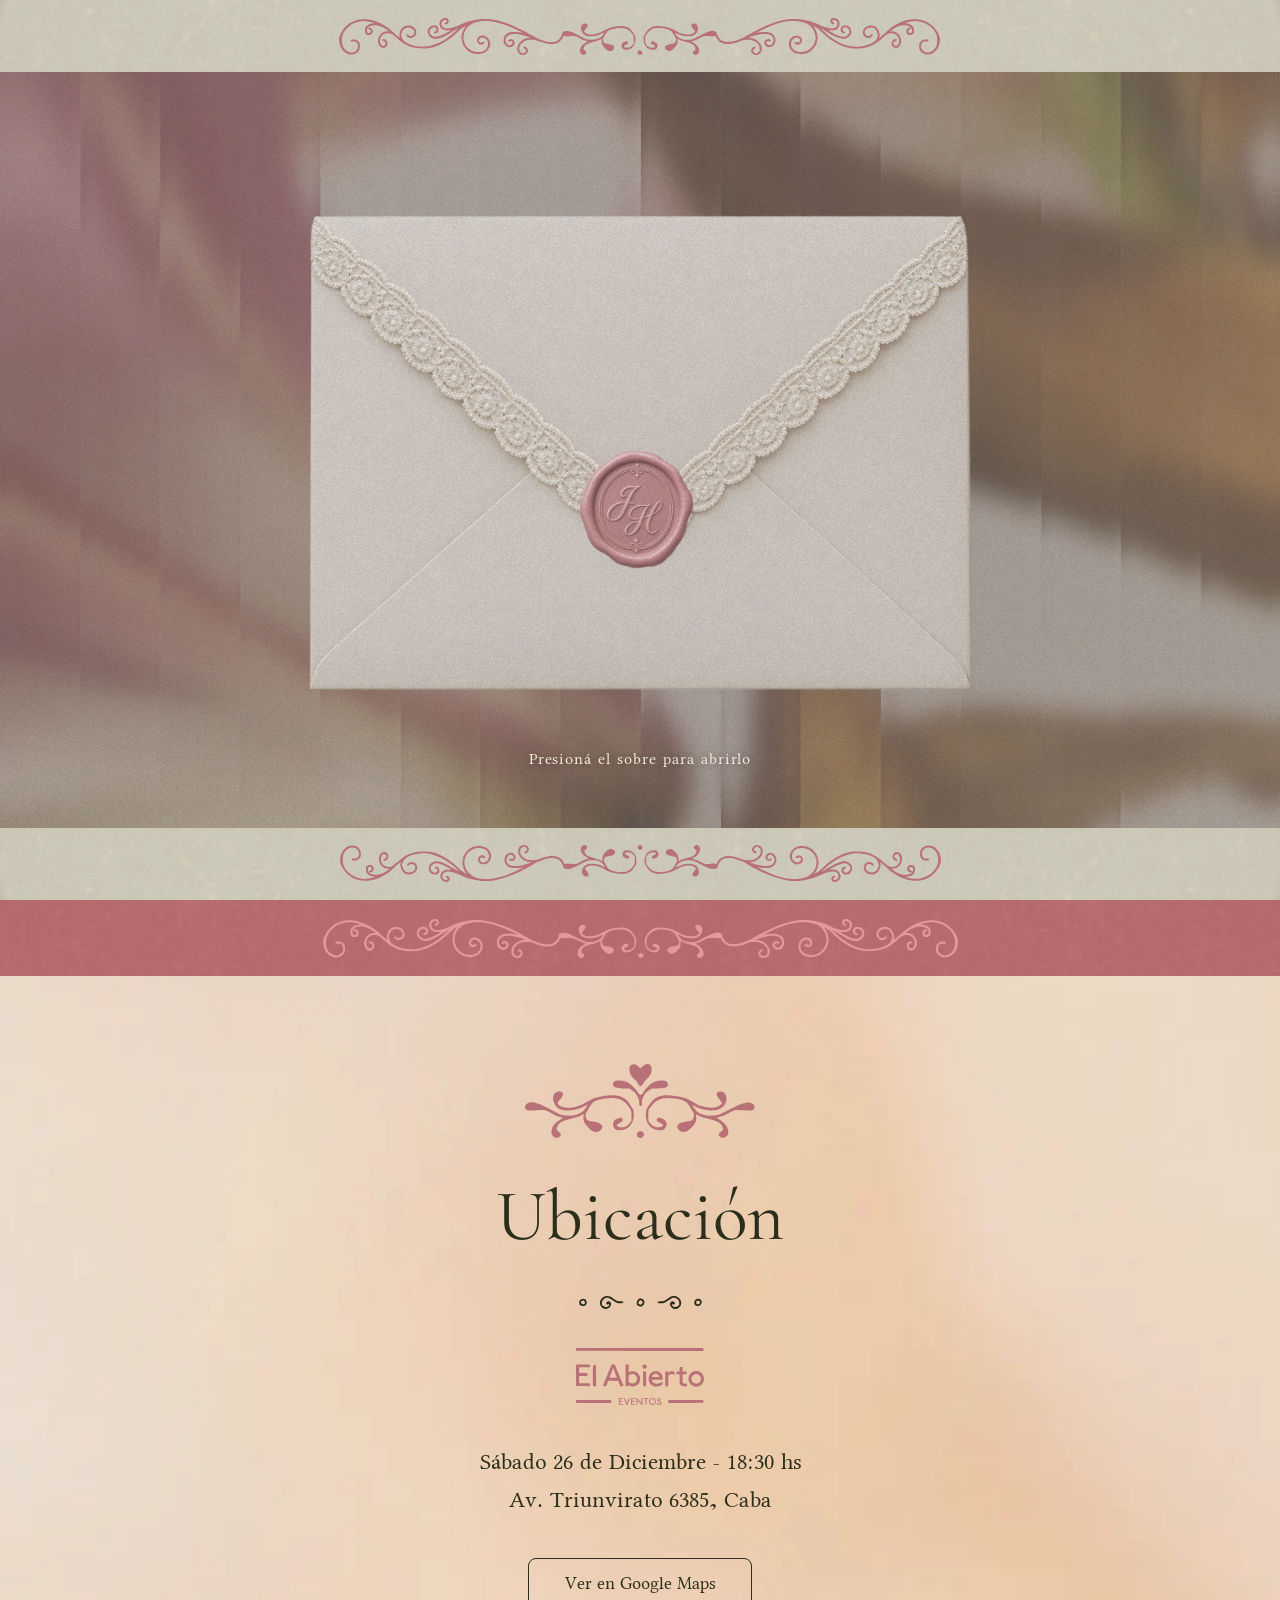
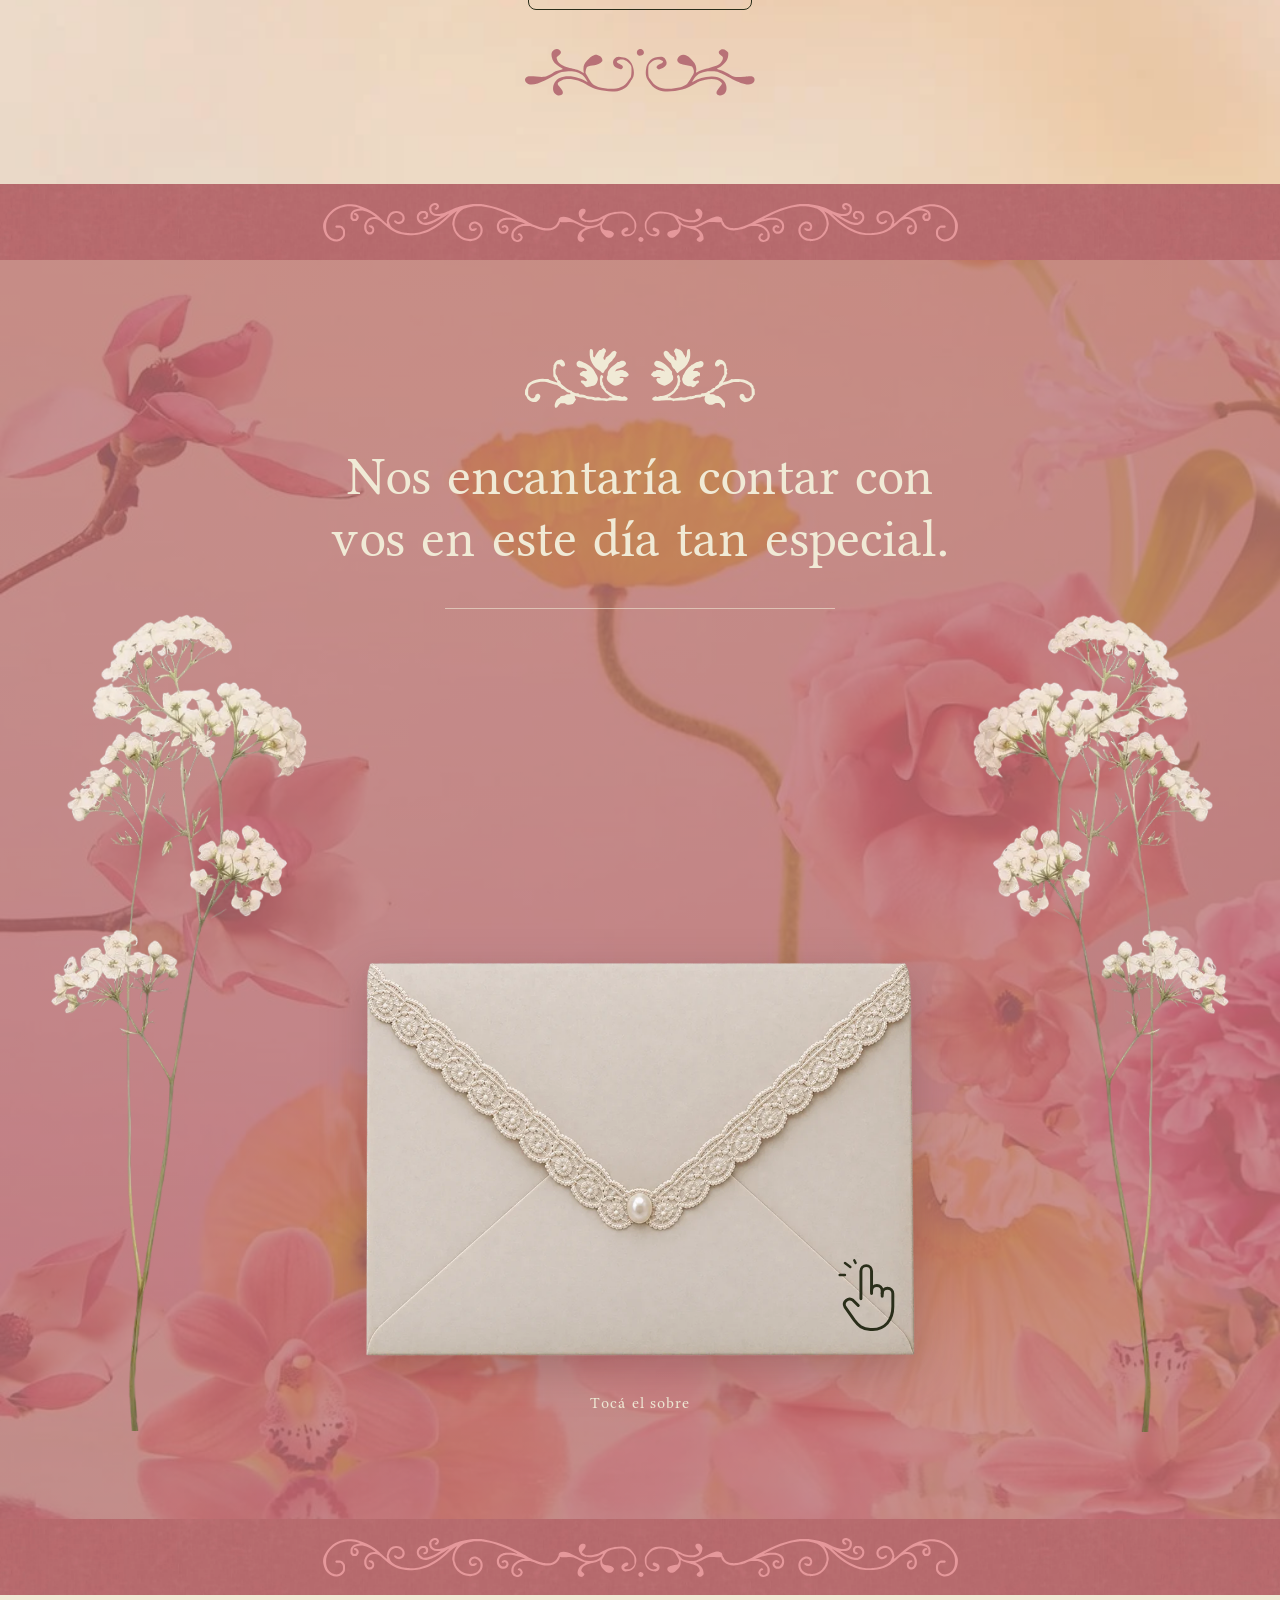
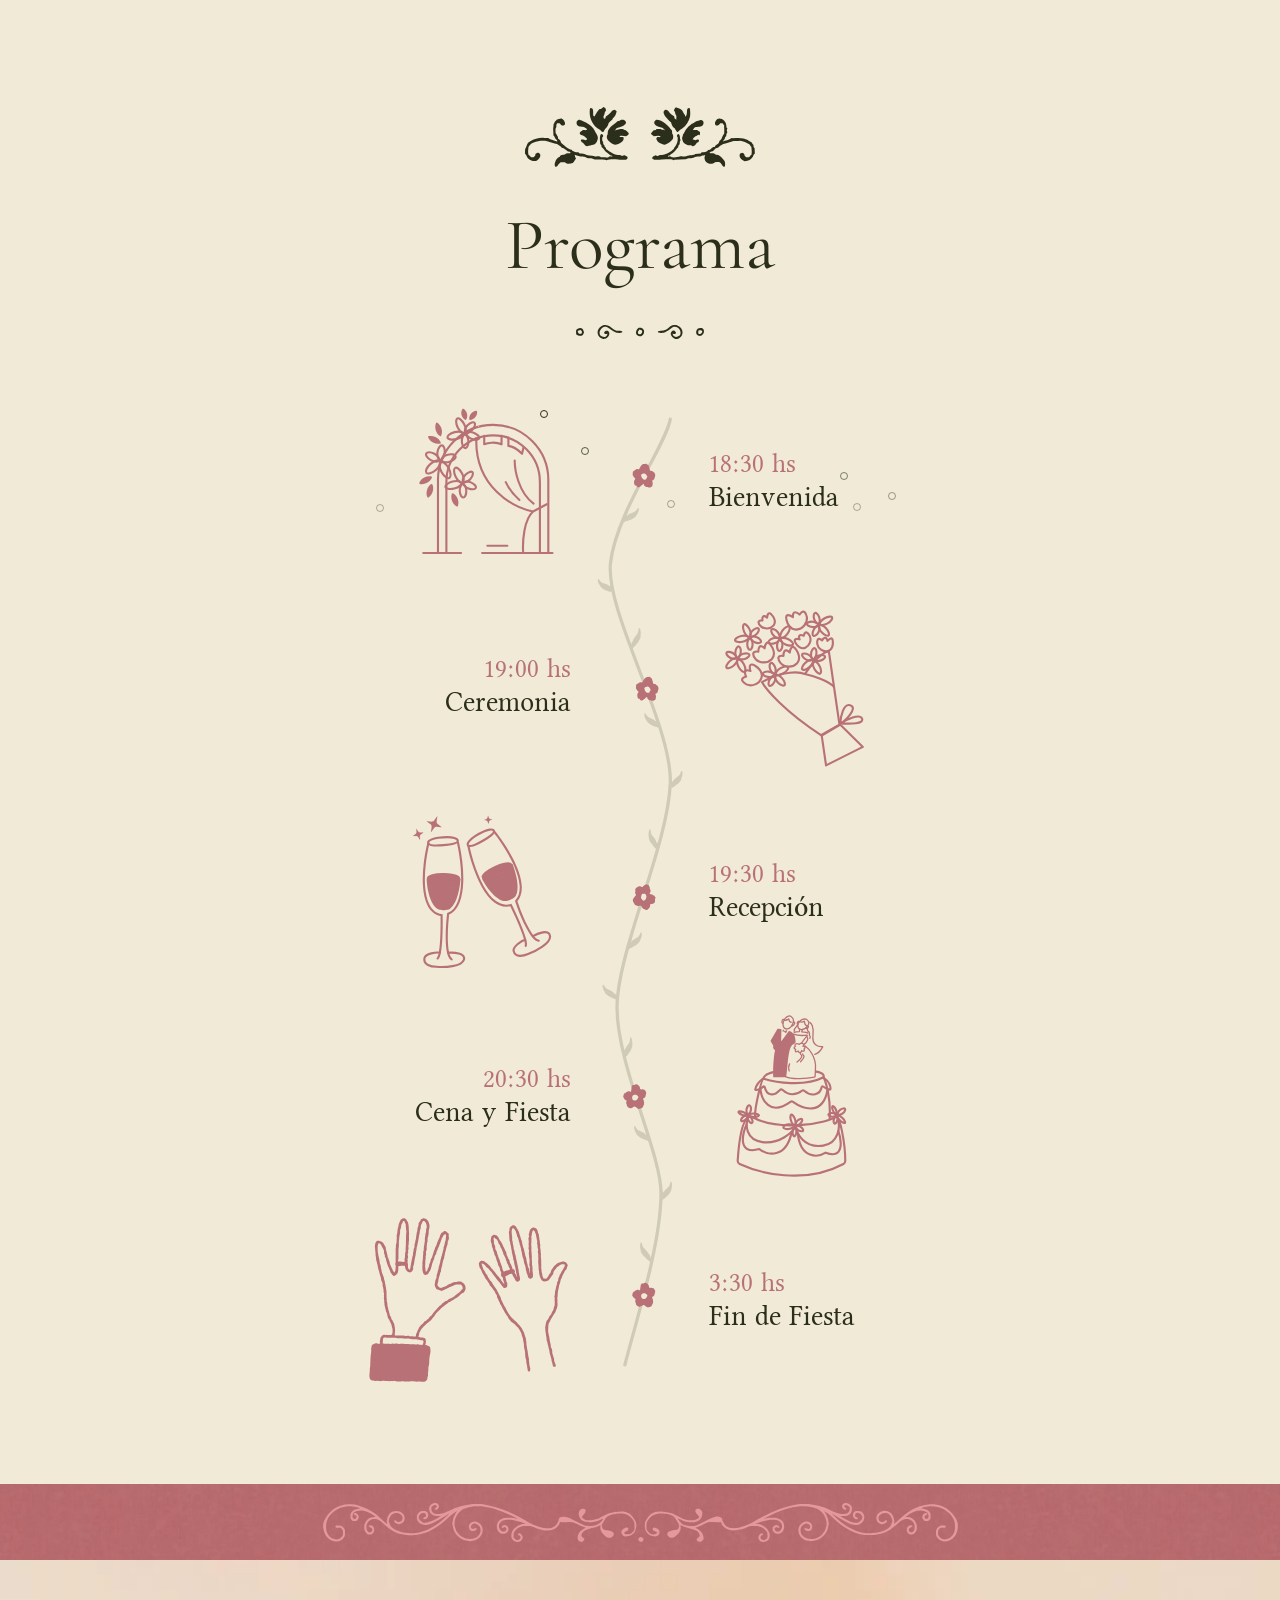
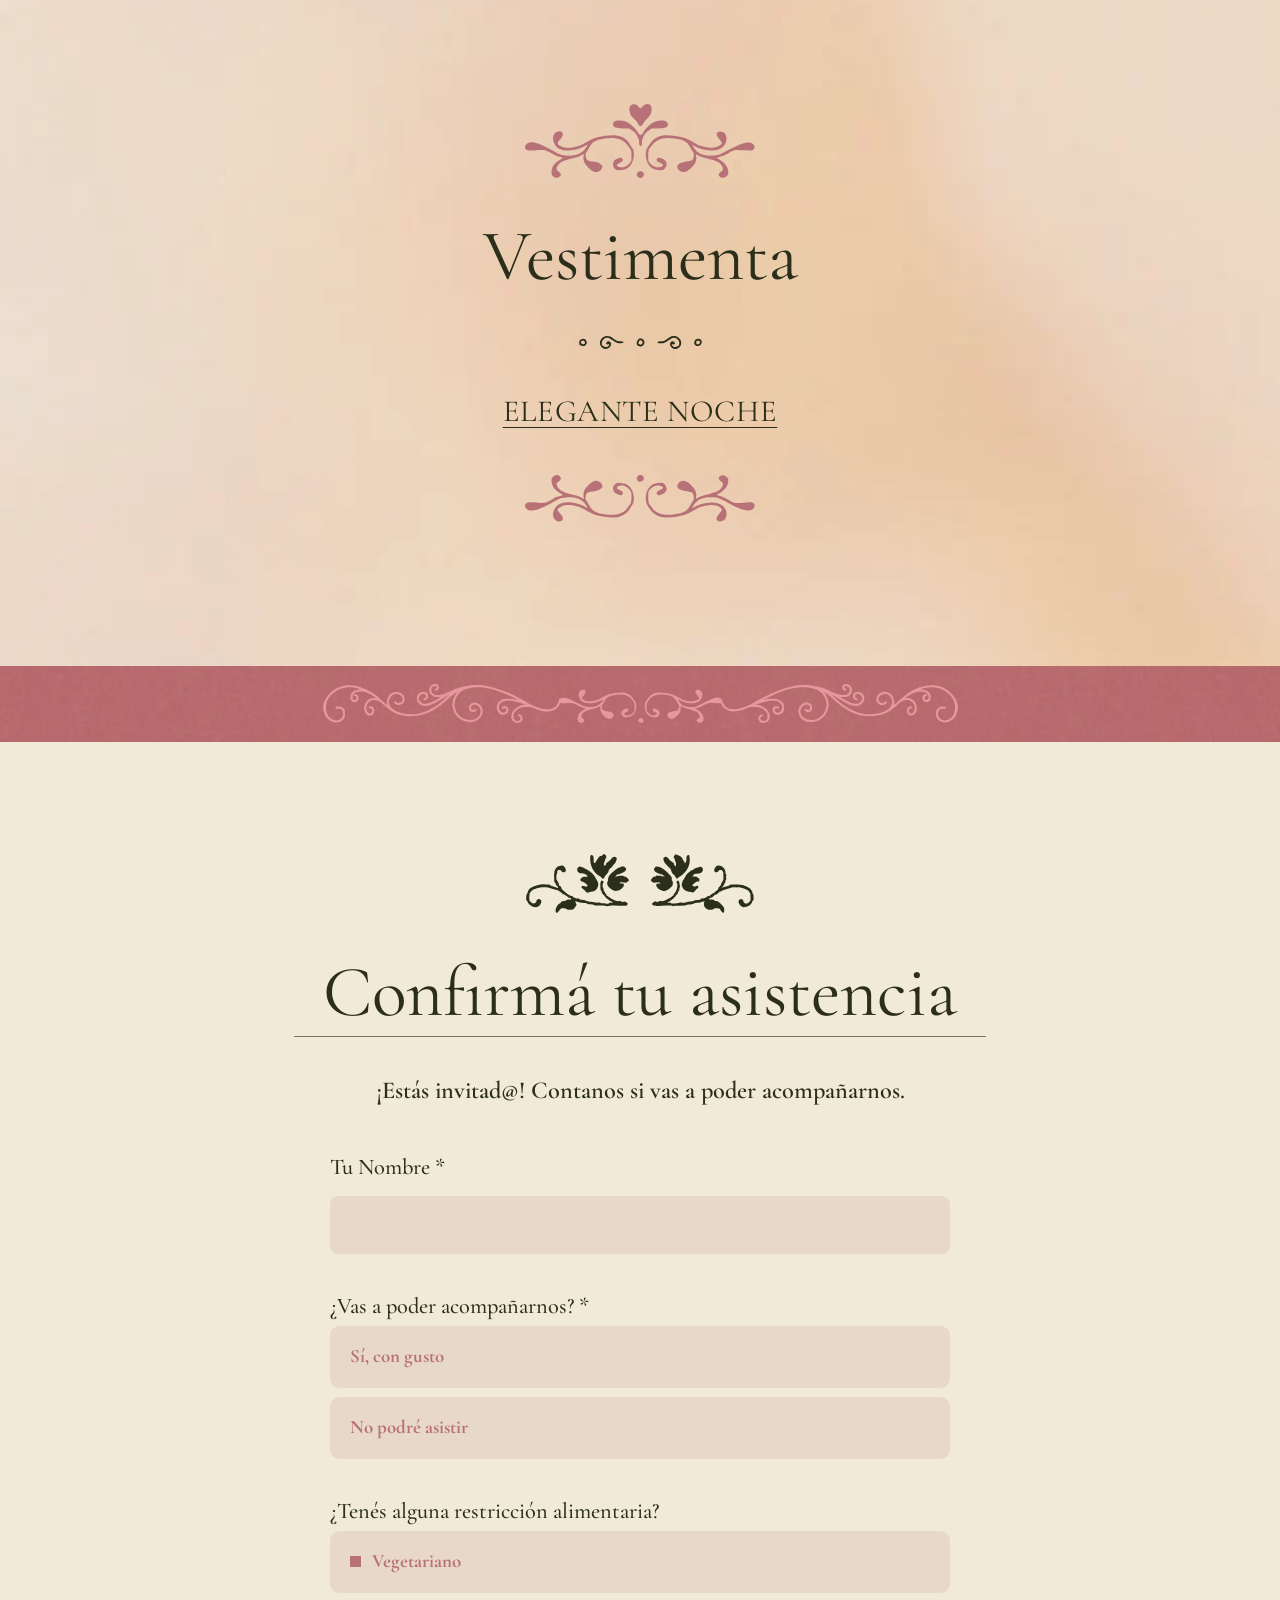
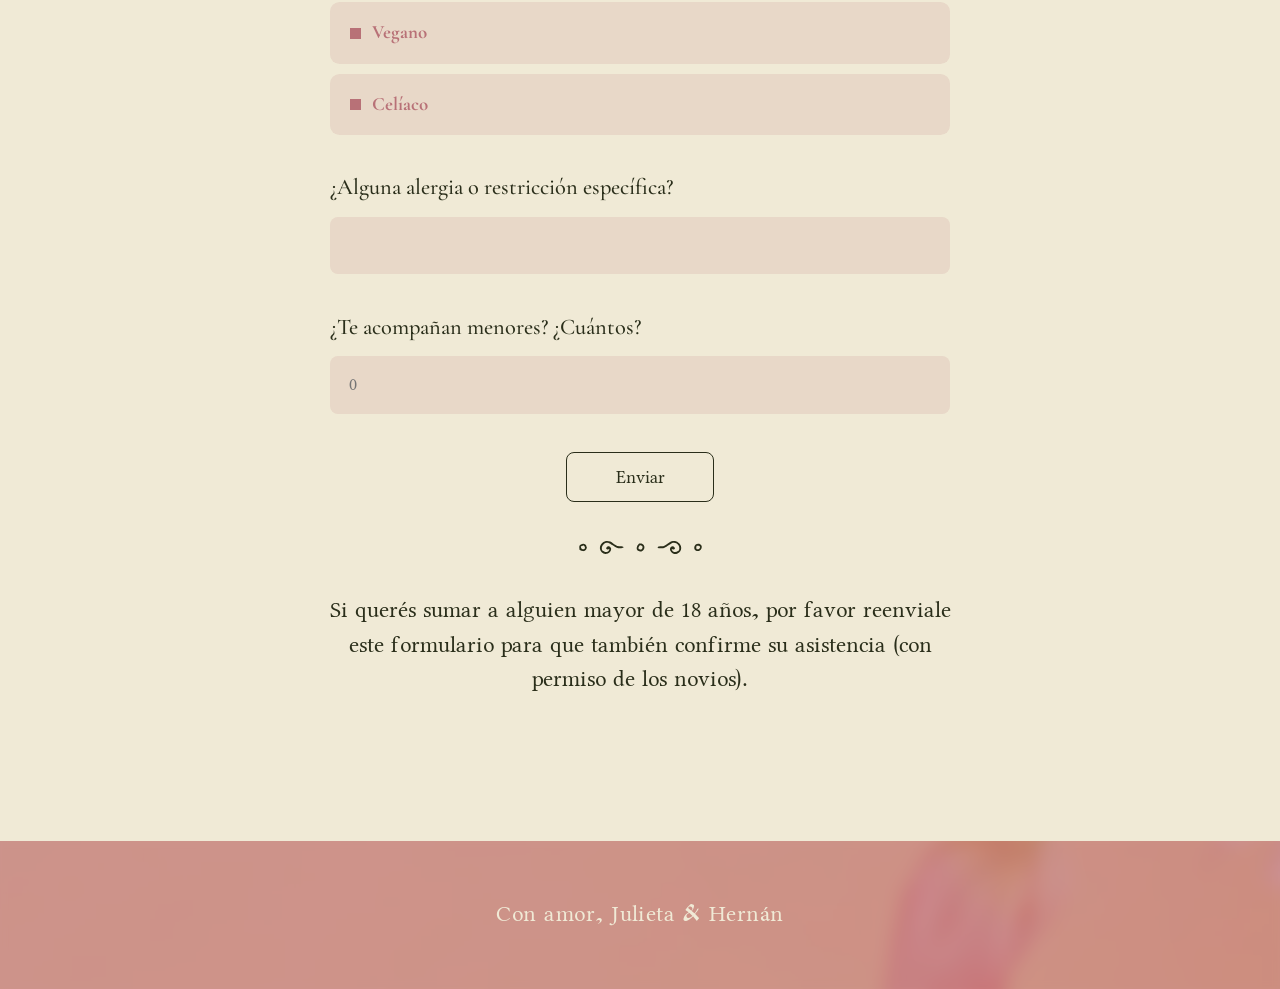
<file: index.html>
<!DOCTYPE html>
<html lang="es" class="no-js">
<head>
<meta charset="UTF-8">
<meta name="viewport" content="width=device-width, initial-scale=1.0">
<title>Nos casamos - Julieta y Hernán</title>
<meta name="description" content="Juli y Hernán se casan el sábado 26 de diciembre de 2026. Confirmá tu asistencia.">

<meta property="og:type" content="website">
<meta property="og:title" content="Nos casamos - Julieta y Hernán">
<meta property="og:description" content="Sábado 26 de diciembre de 2026 · Confirmá tu asistencia.">
<meta property="og:image" content="https://nos-casamos-julieta-y-hernan.com.ar/assets/preview-sobre.jpg?v=4">
<meta property="og:image:width" content="1200">
<meta property="og:image:height" content="630">
<meta property="og:image:alt" content="Sobre con sello de lacre J H">
<meta property="og:url" content="https://nos-casamos-julieta-y-hernan.com.ar/">
<meta name="twitter:card" content="summary_large_image">
<meta name="twitter:title" content="Nos casamos - Julieta y Hernán">
<meta name="twitter:description" content="Sábado 26 de diciembre de 2026 · Confirmá tu asistencia.">
<meta name="twitter:image" content="https://nos-casamos-julieta-y-hernan.com.ar/assets/preview-sobre.jpg?v=4">
<meta name="theme-color" content="#B87177">

<link rel="preconnect" href="https://fonts.googleapis.com">
<link rel="preconnect" href="https://fonts.gstatic.com" crossorigin>
<link href="https://fonts.googleapis.com/css2?family=Cormorant+Garamond:wght@400;500;600;700&family=Monsieur+La+Doulaise&family=Miss+Fajardose&family=Pochaevsk&display=swap" rel="stylesheet">
<link rel="preload" as="image" href="assets/inicio-sobre.webp">
<link rel="preload" as="image" href="assets/inicio-sello.webp">
<link rel="preload" as="image" href="assets/inicio-fondo.webp" media="(max-aspect-ratio: 1/1)">
<link rel="preload" as="image" href="assets/inicio-fondo-ancho.webp" media="(min-aspect-ratio: 1001/1000)">
<link rel="preload" as="image" href="assets/marco-fondo-crema.webp">
<link rel="preload" as="image" href="assets/ornaments/marco-rosa.svg">
<link rel="stylesheet" href="style.css?v=3">
<link rel="icon" href="data:,">
<script>document.documentElement.classList.replace('no-js', 'js');</script>
</head>
<body>

<audio id="bg-music" loop preload="auto">
  <source src="assets/cancion.mp3?v=2" type="audio/mpeg">
</audio>
<button id="music-toggle" type="button" aria-label="Reproducir música" aria-pressed="false">
  <span id="music-icon">🎵</span>
</button>

<!-- ============ 01 · Sobre ============
     Mismas capas y mismo orden que el frame "pantalla inicio" del Figma (de abajo hacia arriba). -->
<div class="intro" id="intro" role="button" tabindex="0" aria-label="Abrir la invitación">
  <!-- 1 · Foto de lirios vista a través del vidrio acanalado (tiras de 60 px con efecto Glass) -->
  <picture class="intro__fondo">
    <source media="(min-aspect-ratio: 1001/1000)" srcset="assets/inicio-fondo-ancho.webp" width="1920" height="1200">
    <img src="assets/inicio-fondo.webp" alt="" width="1618" height="2877">
  </picture>
  <!-- 2 · Velo #685454 al 40 % -->
  <span class="intro__velo" aria-hidden="true"></span>
  <!-- 3 · Franjas "marco" en crema: arriba y abajo (girada), por encima de todas las capas -->
  <span class="marco marco--intro marco--intro-top" aria-hidden="true"></span>
  <span class="marco marco--intro marco--intro-bottom" aria-hidden="true"></span>
  <!-- 4 · Sobre, sello y velo #D9D9D9 al 20 % encima de los dos -->
  <div class="intro__env">
    <img class="intro__paper" src="assets/inicio-sobre.webp" alt="" width="1128" height="1045">
    <img class="intro__seal" src="assets/inicio-sello.webp" alt="Sello de lacre con las iniciales J y H" width="604" height="730">
    <span class="intro__env-velo" aria-hidden="true"></span>
  </div>
  <!-- 5 · Capa de arriba: #ABABAB al 18 % con ruido -->
  <span class="intro__grano" aria-hidden="true"></span>
  <p class="intro__hint">Presioná el sobre para abrirlo</p>
</div>

<main>

<!-- ============ 02 · Portada ============ -->
<header class="hero" id="inicio">
  <span class="marco marco--hero" aria-hidden="true"></span>
  <video class="hero__video" autoplay muted loop playsinline preload="auto" poster="assets/hero-poster.jpg" aria-hidden="true">
    <source src="assets/hero-video.mp4" type="video/mp4">
  </video>
  <div class="hero__glass" aria-hidden="true"></div>
  <div class="hero__veil" aria-hidden="true"></div>

  <div class="hero__inner">
    <p class="eyebrow hero-in" style="--d:0">Nos casamos</p>
    <span class="orn orn--fleurons hero__orn hero-in" style="--d:1" aria-hidden="true"></span>
    <span class="rule rule--light hero-in" style="--d:2" aria-hidden="true"></span>
    <h1 class="names hero-in hero-in--blur" style="--d:3">
      <span class="names__n">Julieta</span><span class="names__y">y</span><span class="names__n">Hernán</span>
    </h1>
    <p class="hero__date hero-in" style="--d:5">26 . 12 . 2026</p>
    <span class="rule rule--light hero-in" style="--d:6" aria-hidden="true"></span>
    <span class="orn orn--fleurons orn--flip hero__orn hero-in" style="--d:7" aria-hidden="true"></span>
  </div>

  <a class="scroll-cue" href="#ubicacion" aria-label="Seguir bajando">
    <svg viewBox="0 0 24 24" fill="none" stroke="currentColor" stroke-width="1.3" stroke-linecap="round" stroke-linejoin="round" aria-hidden="true"><path d="M6 9l6 6 6-6"/></svg>
  </a>
</header>

<!-- ============ 03 · Ubicación ============ -->
<div class="marco" aria-hidden="true"></div>
<section class="section peach" id="ubicacion">
  <span class="orn orn--corazon sec-orn sec-orn--rose" data-reveal aria-hidden="true"></span>
  <h2 class="title" data-reveal>Ubicación</h2>
  <span class="orn orn--divisor sec-orn sec-orn--ink" data-reveal aria-hidden="true"></span>
  <img class="venue-logo" src="assets/el-abierto.svg" alt="El Abierto Eventos" width="216" height="96" data-reveal>
  <p class="body" data-reveal>Sábado 26 de Diciembre - 18:30 hs<br>Av. Triunvirato 6385, Caba</p>
  <a class="btn" href="https://maps.app.goo.gl/xGEKhm6i17hTRmzb6" target="_blank" rel="noopener" data-reveal>Ver en Google Maps</a>
  <span class="orn orn--voluta sec-orn sec-orn--rose" data-reveal aria-hidden="true"></span>
</section>

<!-- ============ 04 · Invitación ============ -->
<div class="marco" aria-hidden="true"></div>
<section class="section invite" id="invitacion">
  <img class="invite__bg" src="assets/flores-fondo.jpg" alt="" width="1000" height="1250" loading="lazy">
  <div class="invite__veil" aria-hidden="true"></div>
  <img class="gyps gyps--l" src="assets/gypsophila.webp" alt="" width="304" height="971" loading="lazy">
  <img class="gyps gyps--r" src="assets/gypsophila.webp" alt="" width="304" height="971" loading="lazy">

  <span class="orn orn--fleurons sec-orn sec-orn--cream" data-reveal aria-hidden="true"></span>
  <h2 class="title title--wide" data-reveal>Nos encantaría contar con vos en este día tan especial.</h2>
  <span class="rule rule--light" data-reveal aria-hidden="true"></span>

  <!-- SOBRE1 (Figma): cerrado → se abre con el calendario adentro → el calendario sale -->
  <div class="sobre" data-sobre data-reveal>
    <button class="sobre__hit" type="button" aria-label="Abrir el sobre para ver el calendario"></button>
    <img class="sobre__cerrado" src="assets/sobre1-cerrado.webp" alt="" width="1000" height="926" loading="lazy">
    <img class="sobre__fondo" src="assets/sobre1-fondo.webp" alt="" width="1000" height="926" loading="lazy">
    <!-- Ranura: recorta el calendario con la forma de la boca del sobre, así solo se ve lo que asoma -->
    <div class="sobre__ranura">
      <div class="sobre__cal" role="table" aria-label="Calendario de diciembre de 2026, el sábado 26 marcado con un corazón">
        <img class="sobre__tarjeta" src="assets/calendario-tarjeta.svg" alt="" width="738" height="790" loading="lazy">
        <div class="sobre__papel">
          <p class="cal__month">Diciembre</p>
          <div class="cal__grid" id="cal-grid"></div>
        </div>
      </div>
    </div>
    <img class="sobre__frente" src="assets/sobre1-frente.webp" alt="" width="1000" height="926" loading="lazy">
    <span class="sobre__hand" aria-hidden="true">
      <svg viewBox="0 0 48 56" fill="none" stroke="currentColor" stroke-width="2.2" stroke-linecap="round" stroke-linejoin="round">
        <path d="M18 30V9a4 4 0 0 1 8 0v17"/>
        <path d="M26 24a4 4 0 0 1 8 0v4"/>
        <path d="M34 26a4 4 0 0 1 8 0v10c0 10-6 17-15 17h-2c-6 0-9-3-12-7l-7-10a4 4 0 0 1 6-5l4 4"/>
        <path d="M10 6 6 3M14 3l-1-2M6 12H2" stroke-width="1.8"/>
      </svg>
    </span>
  </div>
  <p class="invite__hint" data-reveal>Tocá el sobre</p>
</section>

<!-- ============ 05 · Programa ============ -->
<div class="marco" aria-hidden="true"></div>
<section class="section cream section--prog" id="programa">
  <span class="orn orn--fleurons sec-orn sec-orn--ink" data-reveal aria-hidden="true"></span>
  <h2 class="title" data-reveal>Programa</h2>
  <span class="orn orn--divisor sec-orn sec-orn--ink" data-reveal aria-hidden="true"></span>

  <!-- La enredadera (fondo de .timeline) crece con el scroll; cada flor se abre cuando la línea llega a su fila. -->
  <div class="timeline" id="timeline">
    <div class="timeline__rings" aria-hidden="true">
      <span class="ring" style="--x:-0.163;--y:-0.003"></span>
      <span class="ring" style="--x:-0.093;--y:0.036"></span>
      <span class="ring" style="--x:0.347;--y:0.062"></span>
      <span class="ring" style="--x:0.427;--y:0.083"></span>
      <span class="ring" style="--x:0.053;--y:0.091"></span>
      <span class="ring" style="--x:0.368;--y:0.095"></span>
      <span class="ring" style="--x:-0.442;--y:0.096"></span>
      <span class="ring" style="--x:-0.383;--y:0.284"></span>
      <span class="ring" style="--x:0.382;--y:0.285"></span>
      <span class="ring" style="--x:-0.355;--y:0.349"></span>
      <span class="ring" style="--x:-0.435;--y:0.358"></span>
      <span class="ring" style="--x:0.172;--y:0.362"></span>
      <span class="ring" style="--x:0.284;--y:0.399"></span>
      <span class="ring" style="--x:-0.43;--y:0.66"></span>
      <span class="ring" style="--x:-0.35;--y:0.681"></span>
      <span class="ring" style="--x:-0.409;--y:0.693"></span>
      <span class="ring" style="--x:0.421;--y:0.768"></span>
      <span class="ring" style="--x:0.449;--y:0.833"></span>
      <span class="ring" style="--x:0.369;--y:0.841"></span>
      <span class="ring" style="--x:-0.41;--y:1.03"></span>
      <span class="ring" style="--x:-0.11;--y:1.01"></span>
      <span class="ring" style="--x:-0.222;--y:1.047"></span>
    </div>
    <ol class="timeline__list">
      <li class="t-item t-item--icon-left">
        <span class="t-item__icon"><img src="assets/icons/bienvenida.svg" alt="" width="240" height="240" loading="lazy"></span>
        <span class="t-item__dot" aria-hidden="true"></span>
        <span class="t-item__text"><span class="t-item__time">18:30 hs</span><span class="t-item__label">Bienvenida</span></span>
      </li>
      <li class="t-item t-item--icon-right">
        <span class="t-item__icon"><img src="assets/icons/ceremonia.svg" alt="" width="240" height="240" loading="lazy"></span>
        <span class="t-item__dot" aria-hidden="true"></span>
        <span class="t-item__text"><span class="t-item__time">19:00 hs</span><span class="t-item__label">Ceremonia</span></span>
      </li>
      <li class="t-item t-item--icon-left">
        <span class="t-item__icon"><img src="assets/icons/recepcion.svg" alt="" width="240" height="240" loading="lazy"></span>
        <span class="t-item__dot" aria-hidden="true"></span>
        <span class="t-item__text"><span class="t-item__time">19:30 hs</span><span class="t-item__label">Recepción</span></span>
      </li>
      <li class="t-item t-item--icon-right">
        <span class="t-item__icon"><img src="assets/icons/cena.svg" alt="" width="240" height="240" loading="lazy"></span>
        <span class="t-item__dot" aria-hidden="true"></span>
        <span class="t-item__text"><span class="t-item__time">20:30 hs</span><span class="t-item__label">Cena y Fiesta</span></span>
      </li>
      <li class="t-item t-item--icon-left t-item--wide">
        <span class="t-item__icon"><img src="assets/icons/manos.svg" alt="" width="299" height="248" loading="lazy"></span>
        <span class="t-item__dot" aria-hidden="true"></span>
        <span class="t-item__text"><span class="t-item__time">3:30 hs</span><span class="t-item__label">Fin de Fiesta</span></span>
      </li>
    </ol>
  </div>
</section>

<!-- ============ 06 · Vestimenta ============ -->
<div class="marco" aria-hidden="true"></div>
<section class="section peach section--airy" id="vestimenta">
  <span class="orn orn--corazon sec-orn sec-orn--rose" data-reveal aria-hidden="true"></span>
  <h2 class="title" data-reveal>Vestimenta</h2>
  <span class="orn orn--divisor sec-orn sec-orn--ink" data-reveal aria-hidden="true"></span>
  <p class="detail" data-reveal>Elegante Noche</p>
  <span class="orn orn--voluta sec-orn sec-orn--rose" data-reveal aria-hidden="true"></span>
</section>

<!-- ============ 07 · Confirmación ============ -->
<div class="marco" aria-hidden="true"></div>
<section class="section cream section--form" id="rsvp">
  <span class="orn orn--fleurons sec-orn sec-orn--ink" data-reveal aria-hidden="true"></span>
  <h2 class="title" data-reveal>Confirmá tu asistencia</h2>
  <span class="rule rule--ink rule--under" data-reveal aria-hidden="true"></span>
  <p class="lead" data-reveal>¡Estás invitad@! Contanos si vas a poder acompañarnos.</p>

  <form id="rsvp-form" novalidate data-reveal>
    <div class="field">
      <label for="nombre">Tu Nombre *</label>
      <input type="text" id="nombre" name="nombre" required autocomplete="name">
    </div>

    <fieldset class="field">
      <legend>¿Vas a poder acompañarnos? *</legend>
      <label class="choice"><input type="radio" name="asistencia" value="Sí, con gusto" required><span>Sí, con gusto</span></label>
      <label class="choice"><input type="radio" name="asistencia" value="No podré asistir" required><span>No podré asistir</span></label>
    </fieldset>

    <fieldset class="field">
      <legend>¿Tenés alguna restricción alimentaria?</legend>
      <label class="choice choice--check"><input type="checkbox" name="restricciones" value="Vegetariano"><span>Vegetariano</span></label>
      <label class="choice choice--check"><input type="checkbox" name="restricciones" value="Vegano"><span>Vegano</span></label>
      <label class="choice choice--check"><input type="checkbox" name="restricciones" value="Celíaco"><span>Celíaco</span></label>
    </fieldset>

    <div class="field">
      <label for="restriccion_especifica">¿Alguna alergia o restricción específica?</label>
      <input type="text" id="restriccion_especifica" name="restriccion_especifica">
    </div>

    <div class="field">
      <label for="ninos">¿Te acompañan menores? ¿Cuántos?</label>
      <input type="number" id="ninos" name="ninos" min="0" max="10" inputmode="numeric" placeholder="0">
    </div>

    <button type="submit" id="submit-btn" class="btn">Enviar</button>

    <p class="form-note" id="form-success" hidden>¡Gracias! Recibimos tu confirmación. Nos vemos pronto.</p>
    <p class="form-note form-note--error" id="form-error" hidden>Uy, algo falló al enviar. Probá de nuevo en unos segundos.</p>
  </form>

  <span class="orn orn--divisor sec-orn sec-orn--ink" data-reveal aria-hidden="true"></span>
  <div class="notes" data-reveal>
    <p>Si querés sumar a alguien mayor de 18 años, por favor reenviale este formulario para que también confirme su asistencia (con permiso de los novios).</p>
  </div>
</section>

<!-- ============ 08 · Cierre ============ -->
<footer class="closing" id="cierre">
  <img class="closing__bg" src="assets/flores-fondo.jpg" alt="" width="1000" height="1250" loading="lazy">
  <div class="closing__veil" aria-hidden="true"></div>
  <p class="closing__text" data-reveal>Con amor, Julieta &amp; Hernán</p>
</footer>

</main>

<script src="envelope.js"></script>
<script src="effects.js"></script>
<script src="script.js?v=2"></script>
<script src="music.js?v=5"></script>
</body>
</html>
</file>
<file: style.css>
/* Tokens: los mismos nombres y valores que las variables del Figma
   ("Invitación · Juli & Hernán": color/rosa, color/crema, color/tinta…). */
:root {
  --rosa: #B87177;
  --rosa-sello: #E5989B;
  --crema: #F0EAD6;
  --tinta: #2A2E1A;
  --arena: #E8D8C8;
  --papel: #FAF6EC;
  --durazno: #EBD9C7;

  --marco-h: min(11.3vw, 76px);      /* alto de la franja entre secciones: 122/1080 del ancho, como en el Figma */
  --title-size: clamp(2.25rem, 8.8vw, 3.3rem);

  --script: 'Monsieur La Doulaise', cursive;
  --script-y: 'Miss Fajardose', cursive;
  --serif: 'Cormorant Garamond', serif;
  --body: 'Pochaevsk', serif;

  --ease-out: cubic-bezier(0.22, 0.75, 0.2, 1);
  font-size: 16px;
}

* { box-sizing: border-box; }
html { scroll-behavior: smooth; }
html.is-locked, html.is-locked body { overflow: hidden; }

body {
  margin: 0;
  background: var(--crema);
  color: var(--tinta);
  font-family: var(--body);
  line-height: 1.55;
  -webkit-font-smoothing: antialiased;
  overflow-x: hidden;
}

img { max-width: 100%; height: auto; display: block; }

/* ============ Tipografía (estilos de texto del Figma) ============ */

.title {
  margin: 0;
  max-width: 26ch;
  font-family: var(--serif);          /* títulos de sección en Cormorant Garamond (Figma "Correccion final") */
  font-weight: 400;
  font-size: var(--title-size);
  line-height: 1.13;
  text-align: center;
  text-wrap: balance;
}
.title--wide { max-width: 100%; font-family: var(--body); font-size: clamp(1.45rem, 6vw, 2.6rem); }
.title--rose { color: var(--rosa); }

.body {
  margin: 0;
  max-width: 30rem;                  /* en celular usa todo el ancho: menos líneas */
  font-size: clamp(1.02rem, 4.2vw, 1.2rem);
  line-height: 1.55;
  text-align: center;
  text-wrap: pretty;
}
.body--wide { max-width: 34rem; }

.detail {
  margin: 0;
  font-family: var(--serif);
  font-size: clamp(1.3rem, 5.2vw, 1.7rem);
  letter-spacing: 0.02em;
  text-transform: uppercase;
  text-decoration: underline;
  text-underline-offset: 0.18em;
  text-decoration-thickness: 1px;
}
.detail--plain { text-decoration: none; text-transform: none; letter-spacing: 0.06em; }

.lead {
  margin: 0;
  max-width: 30rem;
  font-family: var(--serif);
  font-weight: 600;
  font-size: clamp(0.95rem, 3.95vw, 1.4rem);
  line-height: 1.2;
  text-align: center;
  text-wrap: balance;
}

/* ============ Ornamentos (vectores del Figma, color por currentColor) ============ */

.orn {
  display: block;
  margin: 0 auto;
  background-color: currentColor;
  -webkit-mask: var(--orn) center / contain no-repeat;
          mask: var(--orn) center / contain no-repeat;
}
.orn--fleurons { --orn: url(assets/ornaments/fleurons.svg);      aspect-ratio: 872 / 226; width: min(38vw, 190px); }
.orn--flor     { --orn: url(assets/ornaments/fleur-cluster.svg); aspect-ratio: 544 / 225; width: min(56vw, 270px); }
.orn--corazon  { --orn: url(assets/ornaments/heart-flourish.svg); aspect-ratio: 366 / 117;  width: min(39.4vw, 200px); }
.orn--voluta   { --orn: url(assets/ornaments/flourish.svg);       aspect-ratio: 366 / 76.1; width: min(39.4vw, 200px); }
.orn--divisor  { --orn: url(assets/ornaments/divisor.svg);        aspect-ratio: 235.6 / 25; width: min(21.8vw, 112px); }
.orn--flip { transform: scaleY(-1); }

.sec-orn--ink   { color: var(--tinta); }
.sec-orn--rose  { color: var(--rosa); }
.sec-orn--cream { color: var(--crema); }

.rule {
  display: block;
  width: min(72vw, 390px);
  height: 1px;
  margin: 0 auto;
  background: currentColor;
  opacity: 0.6;
}
.rule--light { color: var(--crema); }
.rule--ink   { color: var(--tinta); }
.rule--rose  { color: var(--rosa); opacity: 0.8; }
/* Línea pegada al título (como el subrayado de "Confirmá tu asistencia" en el Figma) */
.rule--under { width: min(100%, calc(var(--title-size) * 9.6)); margin-top: calc(var(--gap) * -1 + 0.2rem); }

/* ============ Secciones ============ */

.section {
  position: relative;
  isolation: isolate;
  overflow: hidden;
  display: flex;
  flex-direction: column;
  align-items: center;
  --gap: 2rem;
  gap: var(--gap);
  padding: 2.9rem 1.25rem;            /* 120 px del Figma arriba y abajo (Ubicación) */
  text-align: center;
}
.cream { background: var(--crema); color: var(--tinta); }
.rose  { background: var(--rosa);  color: var(--crema); }
.peach { background: var(--durazno) url(assets/fondo-durazno.webp) center / cover no-repeat; color: var(--tinta); }

/* Aire propio de cada sección, medido en el frame "Correccion final" */
.section--prog { padding-top: 4.3rem; padding-bottom: 3.4rem; }     /* Programa: 180 / 141 px */
.section--airy { padding-top: 5.6rem; padding-bottom: 5.6rem; }     /* Vestimenta: 234 px */
.section--form { padding-top: 4.3rem; padding-bottom: 6rem; }       /* Confirmación: 180 / 251 px */

/* ============ Franja entre secciones (componente "marco" del Figma) ============
   Relleno #BE7F84 con la textura en multiplicar (horneados en marco-fondo.webp, que se repite
   espejado y no deja costura) y, encima, el ornamento #E5989B centrado: 62 de los 122 px de alto. */

.marco {
  display: block;
  position: relative;
  z-index: 3;
  height: var(--marco-h);
  background:
    url(assets/ornaments/marco.svg) center / auto 50.82% no-repeat,
    #B76B6E url(assets/marco-fondo.webp) center / auto 100% repeat-x;
  pointer-events: none;
}
.marco--hero { position: absolute; left: 0; right: 0; top: 0; }

/* Pantalla inicial: la misma franja en crema #F0EAD6 con la textura en multiplicar
   (horneada en marco-fondo-crema.webp) y el ornamento en rosa #B87177, arriba y abajo
   (la de abajo girada 180°), por encima de todas las capas, como en "pantalla inicio". */
.marco--intro {
  position: absolute;
  left: 0;
  right: 0;
  z-index: 6;
  height: var(--band-h);
  background:
    url(assets/ornaments/marco-rosa.svg) center / auto 50.82% no-repeat,
    #CDC8B7 url(assets/marco-fondo-crema.webp) center / auto 100% repeat-x;
}
.marco--intro-top { top: 0; }
.marco--intro-bottom { bottom: 0; transform: rotate(180deg); }

/* ============ Botones ============ */

.btn {
  display: inline-flex;
  align-items: center;
  justify-content: center;
  padding: 0.7rem 1.4rem;
  border: 1.5px solid currentColor;
  border-radius: 0.5rem;
  background: transparent;
  color: inherit;
  font-family: var(--body);
  font-size: 1.02rem;
  text-decoration: none;
  cursor: pointer;
  transition: background 0.3s ease, color 0.3s ease, transform 0.2s ease;
}
.cream .btn:hover, .cream .btn:focus-visible,
.peach .btn:hover, .peach .btn:focus-visible { background: var(--tinta); color: var(--crema); }
.btn:active { transform: scale(0.98); }

/* ============ 01 · Sobre de entrada ============ */

.no-js .intro { display: none; }

.intro {
  /* Medidas del frame "pantalla inicio" (1079 × 1918): el sobre ocupa 1128/1079 del ancho.
     En pantallas bajas o anchas se achica para entrar entre las dos franjas. */
  --band-h: min(11.3vw, 76px, 8vh);    /* 122/1080 del ancho, como la franja entre secciones */
  --env-w: min(104.54vw, (100vh - 2 * var(--band-h)) * 1.125, 760px);
  position: fixed;
  inset: 0;
  z-index: 100;
  overflow: hidden;
  background: #A29591;               /* tono medio del fondo, mientras carga la foto */
  cursor: pointer;
  -webkit-tap-highlight-color: transparent;
  transition: transform 1.1s var(--ease-out), opacity 0.8s ease 0.4s, visibility 0s linear 1.2s;
}
.intro:focus-visible { outline: none; }

/* Capa 1 · foto de lirios detrás del vidrio acanalado (el vidrio viene horneado en la imagen:
   tiras de 60 px, desenfoque y refracción en los bordes medidos del efecto Glass del Figma) */
.intro__fondo,
.intro__fondo img {
  position: absolute;
  inset: 0;
  width: 100%;
  height: 100%;
  max-width: none;
  object-fit: cover;
}
/* Capa 2 · velo #685454 al 40 % */
.intro__velo {
  position: absolute;
  inset: 0;
  background: rgba(104, 84, 84, 0.4);
}
/* Capa 4 · sobre completo, centrado: el cuerpo del sobre queda en el medio de la pantalla */
.intro__env {
  position: absolute;
  z-index: 4;
  left: 50%;
  top: 50.3%;
  width: var(--env-w);
  aspect-ratio: 1128 / 1044.62;
  transform: translate(-50%, -61.97%);
}
.intro__paper { position: absolute; inset: 0; width: 100%; height: 100%; max-width: none; }
.intro__seal {
  position: absolute;
  left: 49.79%;
  top: 70.19%;
  width: 17.84%;
  height: auto;
  transform: translate(-50%, -50%);
  animation: seal-idle 2.8s ease-in-out infinite;
}
/* Velo #D9D9D9 al 20 % sobre el sobre y el sello (Rectangle 60), recortado a la silueta del sobre */
.intro__env-velo {
  position: absolute;
  inset: 0;
  background: rgba(217, 217, 217, 0.2);
  -webkit-clip-path: inset(28.35% 6.97% 4.49% 6.54%);
          clip-path: inset(28.35% 6.97% 4.49% 6.54%);
  -webkit-mask: url(assets/inicio-sobre.webp) center / 100% 100% no-repeat;
          mask: url(assets/inicio-sobre.webp) center / 100% 100% no-repeat;
  pointer-events: none;
}
/* Capa 5 · arriba de todo: #ABABAB al 18 % y su ruido (negro al 25 % × 18 % de la capa = 4,5 %, mitad de los granos) */
.intro__grano {
  position: absolute;
  inset: 0;
  z-index: 5;
  background: rgba(171, 171, 171, 0.18);
  pointer-events: none;
}
.intro__grano::after {
  content: "";
  position: absolute;
  inset: 0;
  background: url(assets/ruido.png) 0 0 / 96px 96px;   /* grano fino: ~1 px de pantalla en celulares */
  opacity: 0.045;
}
.intro__hint {
  position: absolute;
  left: 0; right: 0;
  z-index: 6;
  top: calc(75.15% + var(--env-w) * 0.156 - var(--band-h) / 2);   /* a mitad de camino entre el sobre y la franja */
  margin: 0;
  padding: 0 1.5rem;
  transform: translateY(-50%);
  text-align: center;
  font-family: var(--body);
  font-size: 0.92rem;
  letter-spacing: 0.06em;
  color: var(--crema);
  text-shadow: 0 1px 6px rgba(60, 40, 42, 0.45);
  animation: breathe 3.2s ease-in-out infinite;
  transition: opacity 0.4s ease;
}

@keyframes seal-idle {
  0%, 100% { transform: translate(-50%, -50%) scale(1); }
  50% { transform: translate(-50%, -50%) scale(1.04); }
}
@keyframes breathe { 0%, 100% { opacity: 0.45; } 50% { opacity: 0.8; } }

/* Al abrir: el sello se presiona y se quiebra, y el sobre se levanta */
.intro.is-opening .intro__hint { opacity: 0; animation: none; }
.intro.is-opening .intro__seal { animation: seal-break 0.7s var(--ease-out) forwards; }
.intro.is-gone { transform: translateY(-105%); opacity: 0; visibility: hidden; }

@keyframes seal-break {
  0%   { transform: translate(-50%, -50%) scale(1); }
  30%  { transform: translate(-50%, -50%) scale(0.88); }
  100% { transform: translate(-50%, -50%) scale(1.5) rotate(-8deg); opacity: 0; }
}

/* ============ 02 · Portada ============ */

.hero {
  position: relative;
  isolation: isolate;
  min-height: 100vh;
  min-height: 100svh;
  display: flex;
  align-items: center;
  justify-content: center;
  padding: calc(var(--marco-h) + 2.4rem) 1.25rem 4.2rem;
  text-align: center;
  color: var(--crema);
  background: #9d7b80;
  overflow: hidden;
}
.hero__video {
  position: absolute;
  inset: 0;
  z-index: -3;
  width: 100%;
  height: 100%;
  object-fit: cover;
}
/* Vidrio acanalado (como los rectángulos con efecto "glass" del Figma) */
.hero__glass {
  position: absolute;
  inset: 0;
  z-index: -2;
  background:
    repeating-linear-gradient(90deg,
      rgba(255, 255, 255, 0.10) 0,
      rgba(255, 255, 255, 0.02) 18px,
      rgba(0, 0, 0, 0.06) 44px,
      rgba(255, 255, 255, 0.08) 64px);
  background-size: min(17vw, 64px) 100%;
  -webkit-backdrop-filter: blur(7px) saturate(1.1);
          backdrop-filter: blur(7px) saturate(1.1);
}
.hero__veil {
  position: absolute;
  inset: 0;
  z-index: -1;
  background:
    linear-gradient(rgba(104, 84, 84, 0.34), rgba(104, 84, 84, 0.34)),
    url("data:image/svg+xml,%3Csvg xmlns='http://www.w3.org/2000/svg' width='160' height='160'%3E%3Cfilter id='n'%3E%3CfeTurbulence type='fractalNoise' baseFrequency='.85' numOctaves='2' stitchTiles='stitch'/%3E%3C/filter%3E%3Crect width='100%25' height='100%25' filter='url(%23n)' opacity='.22'/%3E%3C/svg%3E");
}

/* Separaciones del frame "inicio" del Figma: 101 px entre bloques (--g), 45 px entre
   "Nos casamos" y el ornamento, 80 px entre cada ornamento y su filete. */
.hero__inner {
  --g: clamp(1.9rem, 9.35vw, 3.3rem);
  width: 100%;
  max-width: 560px;
  display: flex;
  flex-direction: column;
  align-items: center;
  gap: var(--g);
}

.eyebrow {
  margin: 0 0 calc(var(--g) * -0.554);
  font-family: var(--serif);
  font-weight: 500;
  font-size: clamp(1.25rem, 5.4vw, 1.7rem);
  line-height: 1.2;
  letter-spacing: 0.1em;
  text-transform: uppercase;
}
.hero__orn { color: var(--crema); width: min(34vw, 170px); margin-bottom: calc(var(--g) * -0.208); }
.hero__orn.orn--flip { margin-top: calc(var(--g) * -0.208); margin-bottom: 0; }

/* "Julieta y Hernan" (Frame 98): cajas de 360, 142 y 479 px, solapadas 25 px, con los nombres
   a 154,87 px y la "y" a 185,84 px sobre 1080 de ancho. Todo en em del tamaño de los nombres. */
.names {
  margin: 0;
  display: flex;
  align-items: center;
  justify-content: center;
  font-size: clamp(2.6rem, 14.34vw, 5.6rem);
  font-weight: 400;
  line-height: 1.2;
  text-align: center;
  white-space: nowrap;
  text-shadow: 0 2px 16px rgba(60, 30, 35, 0.25);
}
.names__n { flex: none; font-family: var(--script); }
.names__n:first-child { width: 2.325em; margin-right: -0.161em; }
.names__n:last-child { width: 3.093em; margin-right: -0.278em; }   /* en el Figma "Hernan" sobresale 43 px del grupo de 888 */
.names__y { flex: none; font-family: var(--script-y); font-size: 1.2em; line-height: 0.97; width: 0.764em; margin-right: -0.1345em; }

.hero__date {
  margin: 0;
  font-family: var(--serif);
  font-size: clamp(2.2rem, 9.6vw, 3.4rem);
  line-height: 1.4;
  letter-spacing: 0.06em;
}

.scroll-cue {
  position: absolute;
  left: 50%;
  bottom: 1.2rem;
  width: 34px;
  height: 34px;
  transform: translateX(-50%);
  color: var(--crema);
  opacity: 0.8;
  animation: nudge 2.2s ease-in-out infinite;
}
@keyframes nudge { 0%, 100% { transform: translate(-50%, 0); } 50% { transform: translate(-50%, 6px); } }

/* Entrada escalonada de la portada, se dispara cuando se abre el sobre */
.js .hero-in {
  opacity: 0;
  transform: translateY(18px);
  transition: opacity 1s ease, transform 1.1s var(--ease-out), filter 1.2s ease;
  transition-delay: calc(var(--d, 0) * 0.14s + 0.3s);
}
.js .hero-in--blur { filter: blur(8px); }
.js .hero-in.orn--flip { transform: translateY(18px) scaleY(-1); }
.is-open .hero-in { opacity: 1; transform: none; filter: none; }
.is-open .hero-in.orn--flip { transform: scaleY(-1); }

/* ============ Aparición al hacer scroll ============ */

.js [data-reveal] {
  opacity: 0;
  transform: translateY(26px);
  transition: opacity 0.9s ease, transform 1s var(--ease-out);
  transition-delay: var(--rd, 0s);
}
.js .orn[data-reveal] { transform: translateY(14px) scale(0.85); }
.js .orn--flip[data-reveal] { transform: translateY(14px) scale(0.85) scaleY(-1); }
.js .rule[data-reveal] { transform: scaleX(0); transition: transform 1.2s var(--ease-out), opacity 0.6s ease; }
.js [data-reveal].is-in { opacity: 1; transform: none; }
.js .orn--flip[data-reveal].is-in { transform: scaleY(-1); }
.js .rule[data-reveal].is-in { opacity: 0.6; }

/* ============ 03 · Ubicación (logo del salón entre el divisor y la dirección) ============ */

.venue-logo { flex: none; width: min(20vw, 104px); height: auto; }   /* 216/1080 del ancho */

/* ============ 04 · Invitación ============ */

.invite { color: var(--crema); padding-bottom: 3.5rem; background: var(--rosa); }   /* arriba, los 122 px del Figma */
.invite__bg, .closing__bg {
  position: absolute;
  inset: 0;
  z-index: -3;
  width: 100%;
  height: 100%;
  object-fit: cover;
}
.invite__veil {
  position: absolute;
  inset: 0;
  z-index: -2;
  background:
    linear-gradient(rgba(184, 113, 119, 0.69), rgba(184, 113, 119, 0.69)),
    linear-gradient(rgba(104, 84, 84, 0.15), rgba(171, 171, 171, 0.15));
}
.invite .body { text-shadow: 0 1px 2px rgba(120, 60, 66, 0.3); }

.gyps {
  position: absolute;
  z-index: -1;
  bottom: 5.5rem;                    /* asoma por detrás del sobre */
  width: min(22vw, 170px);
  opacity: 0.85;
  transform-origin: 50% 100%;
  animation: sway 7s ease-in-out infinite;
  pointer-events: none;
}
.gyps--l { left: -4%; }
.gyps--r { right: -4%; transform: scaleX(-1); animation-name: sway-r; animation-delay: -3s; }
@keyframes sway   { 0%, 100% { transform: rotate(-2deg); } 50% { transform: rotate(2.5deg); } }
@keyframes sway-r { 0%, 100% { transform: scaleX(-1) rotate(-2deg); } 50% { transform: scaleX(-1) rotate(2.5deg); } }

.invite__hint {
  margin: -1.2rem 0 0;
  font-size: 0.92rem;
  letter-spacing: 0.06em;
  opacity: 0.85;
  transition: opacity 0.4s ease;
}
.invite:has(.sobre[data-state]) .invite__hint { opacity: 0; }

/* ---------- SOBRE1 (componente del Figma) ----------
   Caja = 1078×1281 del componente; cada capa usa su posición en % dentro de él. */

.sobre {
  --w: min(92vw, 460px);
  position: relative;
  width: var(--w);
  aspect-ratio: 1078 / 1281;
  margin: 1.2rem 0 1rem;
}
.sobre__hit {
  position: absolute;
  left: 4%; right: 4%; top: 19%; bottom: 0;
  z-index: 6;
  border: 0;
  background: none;
  cursor: pointer;
  -webkit-tap-highlight-color: transparent;
}
.sobre__hit:focus-visible { outline: 2px dashed var(--crema); outline-offset: 6px; }
.sobre[data-state] .sobre__hit { pointer-events: none; }

.sobre__cerrado,
.sobre__fondo,
.sobre__frente { position: absolute; max-width: none; filter: drop-shadow(0 14px 22px rgba(70, 35, 40, 0.25)); }
.sobre__cerrado { left: -4.36%; top: 19.13%; width: 108.53%; height: 84.62%; transition: opacity 0.35s ease-out, transform 0.3s ease; }
.sobre__fondo,
.sobre__frente { left: -10.39%; top: 9.13%; width: 120.87%; height: 94.22%; opacity: 0; transition: opacity 0.35s ease-out; }
.sobre__frente { filter: none; }
.sobre:not([data-state]) .sobre__hit:hover ~ .sobre__cerrado { transform: translateY(-4px) rotate(-0.6deg); }

/* Ranura del sobre: el calendario solo se dibuja por encima de la boca y dentro de la muesca del frente,
   así nunca asoma por debajo del sobre ni se transparenta mientras se abre.
   Los puntos siguen el borde superior de sobre1-frente.webp, en % de la caja. */
.sobre__ranura {
  position: absolute;
  inset: 0;
  pointer-events: none;
  -webkit-clip-path: polygon(-30% -60%, 130% -60%, 130% 50%, 97.2% 50.1%, 93.8% 50.4%, 90.2% 51.4%, 65.3% 72%, 35.5% 72%, 10% 51.6%, 7.6% 50.7%, 2.8% 50%, -30% 50%);
          clip-path: polygon(-30% -60%, 130% -60%, 130% 50%, 97.2% 50.1%, 93.8% 50.4%, 90.2% 51.4%, 65.3% 72%, 35.5% 72%, 10% 51.6%, 7.6% 50.7%, 2.8% 50%, -30% 50%);
}

/* Tarjeta del calendario ("Frame 97" del Figma, 738 × 790): arranca adentro del sobre, con el mismo giro de 5°.
   Las medidas de adentro van en cqw: 1cqw = 1 % del ancho de la tarjeta. */
.sobre__cal {
  position: absolute;
  left: 10.8%;
  top: 58.8%;
  width: 72%;
  aspect-ratio: 738 / 790;
  container-type: inline-size;
  transform-origin: 0 0;
  transform: rotate(-5deg);
  opacity: 0;
  transition: opacity 0.35s ease-out, transform 0.75s cubic-bezier(0.3, 0.7, 0.2, 1);
}
/* Papel con las esquinas recortadas y el doble filete (vector del Figma) */
.sobre__tarjeta { position: absolute; inset: 0; width: 100%; height: 100%; max-width: none; }
.sobre__papel {
  position: absolute;
  inset: 0;
  padding: 17.2cqw 0 0 11.92cqw;
  color: var(--tinta);
  text-align: left;
}

.sobre[data-state] .sobre__cerrado { opacity: 0; }
.sobre[data-state] .sobre__fondo,
.sobre[data-state] .sobre__frente,
.sobre[data-state] .sobre__cal { opacity: 1; }
/* Variant2: el calendario sale del sobre (queda con el borde de abajo metido en la muesca, no suelto) */
.sobre[data-state="afuera"] .sobre__cal { transform: translateY(-82.4%) rotate(-5deg); }

.sobre__hand {
  position: absolute;
  z-index: 5;
  right: 5%;
  bottom: 2%;
  width: 11%;
  color: var(--tinta);
  pointer-events: none;
  animation: tap 1.8s ease-in-out infinite;
  transition: opacity 0.3s ease;
}
.sobre[data-state] .sobre__hand { opacity: 0; animation: none; }
@keyframes tap {
  0%, 100% { transform: translate(0, 0) scale(1); }
  45%, 55% { transform: translate(-6%, -8%) scale(0.92); }
}

/* ---------- Calendario (tipografía y medidas del Figma) ---------- */

.cal__month { margin: 0 0 3.4cqw; font-family: var(--serif); font-size: 7.9cqw; line-height: 0.97; }
/* Siete columnas de 62,86 px cada 82,9 px; filas cada 76,5 px; filete fino bajo los días de la semana */
.cal__grid {
  display: grid;
  grid-template-columns: repeat(7, 8.517cqw);
  column-gap: 2.715cqw;
  row-gap: 1.85cqw;
  width: 75.91cqw;
  font-family: var(--serif);
  font-variant-numeric: lining-nums;
  text-align: center;
  background: linear-gradient(var(--tinta), var(--tinta)) 0 7.78cqw / 100% max(0.6px, 0.124cqw) no-repeat;
}
.cal__head {
  display: grid;
  place-items: center;
  height: 7.78cqw;
  margin-bottom: 0.86cqw;
  font-weight: 500;
  font-size: 2.96cqw;
}
.cal__day { position: relative; display: grid; place-items: center; height: 8.517cqw; font-weight: 700; font-size: 4.94cqw; color: rgba(42, 46, 26, 0.8); }
.cal__day--mark { color: var(--crema); z-index: 0; }
.cal__day--mark::before {
  content: "";
  position: absolute;
  inset: 3.8% -1.5%;
  z-index: -1;
  background: var(--tinta);
  -webkit-mask: url("data:image/svg+xml,%3Csvg xmlns='http://www.w3.org/2000/svg' viewBox='0 0 24 22'%3E%3Cpath d='M12 21.5S1 14.6 1 7.2A5.7 5.7 0 0 1 12 4.3 5.7 5.7 0 0 1 23 7.2c0 7.4-11 14.3-11 14.3z'/%3E%3C/svg%3E") center / contain no-repeat;
          mask: url("data:image/svg+xml,%3Csvg xmlns='http://www.w3.org/2000/svg' viewBox='0 0 24 22'%3E%3Cpath d='M12 21.5S1 14.6 1 7.2A5.7 5.7 0 0 1 12 4.3 5.7 5.7 0 0 1 23 7.2c0 7.4-11 14.3-11 14.3z'/%3E%3C/svg%3E") center / contain no-repeat;
  animation: beat 1.6s ease-in-out infinite;
}
@keyframes beat { 0%, 100% { transform: scale(1); } 15% { transform: scale(1.12); } 30% { transform: scale(1); } }

/* ============ 05 · Programa (enredadera) ============ */

.timeline {
  --row: 8.5rem;
  --gap: 1.2rem;
  --s: calc(var(--row) + var(--gap));        /* distancia entre flores (effects.js la mide si las filas crecen) */
  --row0: calc(var(--row) / 2);              /* centro de la primera fila */
  --u: calc(var(--s) / 375.29);              /* 1 px del Figma */
  --vine-w: calc(var(--u) * 158.28);
  --vine-h: calc(var(--u) * 1741.7);
  --vine-top: calc(var(--row0) - var(--u) * 117.25);
  --spread: min(100vw, calc(var(--u) * 1080));
  position: relative;
  width: 100%;
  max-width: 560px;
  margin: 1rem 0 0;
}
.timeline__list {
  position: relative;
  list-style: none;
  margin: 0;
  padding: 0;
  display: flex;
  flex-direction: column;
  gap: var(--gap);
}
/* Enredadera: un trazo tenue de guía y, encima, el mismo dibujo que crece con el scroll
   (--p de 0 a 1, lo calcula effects.js). */
.timeline::before,
.timeline::after {
  content: "";
  position: absolute;
  left: calc(50% - var(--vine-w) / 2);
  top: var(--vine-top);
  width: var(--vine-w);
  height: var(--vine-h);
  background: url(assets/enredadera.svg) center / 100% 100% no-repeat;
  pointer-events: none;
}
.timeline::before { opacity: 0.16; }
.timeline::after { clip-path: inset(0 0 calc((1 - var(--p, 0)) * 100%) 0); }
.no-js .timeline::after { clip-path: none; }

/* Circulitos sueltos alrededor del programa: aparecen a medida que la enredadera pasa por su altura */
.ring {
  position: absolute;
  left: calc(50% + var(--x) * var(--spread));
  top: calc(var(--vine-top) + var(--y) * var(--vine-h));
  width: calc(var(--u) * 14.7);
  height: calc(var(--u) * 14.7);
  margin: calc(var(--u) * -7.35) 0 0 calc(var(--u) * -7.35);
  border: max(1.2px, calc(var(--u) * 3.3)) solid var(--tinta);
  border-radius: 50%;
  opacity: calc((var(--p, 0) - var(--y) * 0.85 + 0.125) * 8);
  transition: opacity 0.5s ease;
}
.no-js .ring { opacity: 1; }

.t-item {
  position: relative;
  z-index: 1;
  display: grid;
  grid-template-columns: 1fr var(--vine-w) 1fr;
  align-items: center;
  column-gap: 0.6rem;
  min-height: var(--row);
}
.t-item__icon { grid-row: 1; display: flex; }
.t-item__icon img { width: min(30vw, 150px); height: auto; }
.t-item--wide .t-item__icon img { width: min(34vw, 172px); }
/* Flor sobre la enredadera (--dx/--dy: su lugar exacto en el dibujo, en px del Figma) */
.t-item__dot {
  grid-column: 2;
  grid-row: 1;
  justify-self: center;
  width: calc(var(--u) * 60);
  aspect-ratio: 1;
  background: url(assets/icons/flor-1.svg) center / contain no-repeat;
  translate: calc(var(--dx, 0) * var(--u)) calc(var(--dy, 0) * var(--u));
  transform: scale(0.4);
  opacity: 0.4;
  transition: transform 0.6s cubic-bezier(0.34, 1.56, 0.64, 1), opacity 0.4s ease;
}
.t-item:nth-child(1) { --dx: 7.11;  --dy: -10.13; }
.t-item:nth-child(2) { --dx: 13.11; --dy: 4.84; }
.t-item:nth-child(3) { --dx: 7.74;  --dy: 11.55; }
.t-item:nth-child(4) { --dx: -9.64; --dy: 2.89; }
.t-item:nth-child(5) { --dx: 6.86;  --dy: -9.15; }
.t-item:nth-child(3) .t-item__dot { background-image: url(assets/icons/flor-2.svg); }
.t-item:nth-child(n+4) .t-item__dot { background-image: url(assets/icons/flor-3.svg); }

.t-item__text { grid-row: 1; display: flex; flex-direction: column; }
.t-item__time { font-size: clamp(1.1rem, 4.7vw, 1.5rem); color: var(--rosa); line-height: 1.25; }
.t-item__label { font-size: clamp(1.18rem, 5.1vw, 1.6rem); line-height: 1.2; }

.t-item--icon-left  .t-item__icon { grid-column: 1; justify-content: flex-end; }
.t-item--icon-left  .t-item__text { grid-column: 3; text-align: left; }
.t-item--icon-right .t-item__icon { grid-column: 3; justify-content: flex-start; }
.t-item--icon-right .t-item__text { grid-column: 1; text-align: right; }

/* Cada ítem entra desde el lado de su ícono cuando la línea llega a él */
.js .t-item__icon, .js .t-item__text { opacity: 0; transition: opacity 0.8s ease, transform 0.9s var(--ease-out); }
.js .t-item--icon-left  .t-item__icon, .js .t-item--icon-right .t-item__text { transform: translateX(-24px); }
.js .t-item--icon-right .t-item__icon, .js .t-item--icon-left  .t-item__text { transform: translateX(24px); }
.t-item.is-in .t-item__icon, .t-item.is-in .t-item__text { opacity: 1; transform: none; }
.t-item.is-in .t-item__text { transition-delay: 0.12s; }
.t-item.is-in .t-item__dot { transform: scale(1); opacity: 1; }
.no-js .t-item__dot { transform: none; opacity: 1; }

/* ============ 07 · Confirmación ============ */

#rsvp-form {
  width: 100%;
  max-width: 460px;
  margin-top: 0.4rem;
  text-align: left;
  display: flex;
  flex-direction: column;
  gap: 1.9rem;
}
.field { margin: 0; padding: 0; border: 0; min-width: 0; display: flex; flex-direction: column; gap: 0.6rem; }
.field > label, .field > legend {
  padding: 0;
  margin-bottom: 0.15rem;
  font-family: var(--serif);
  font-weight: 500;
  font-size: 1.2rem;
  color: var(--tinta);
}
.field input[type="text"], .field input[type="number"] {
  width: 100%;
  padding: 0.75rem 0.9rem;
  border: 1px solid transparent;
  border-radius: 8px;
  background: var(--arena);
  font-family: var(--body);
  font-size: 1rem;
  color: var(--tinta);
  transition: border-color 0.2s ease, box-shadow 0.2s ease, background 0.2s ease;
}
.field input:focus { outline: none; border-color: var(--rosa); background: var(--papel); box-shadow: 0 0 0 3px rgba(184, 113, 119, 0.18); }

/* Opción (componente del Figma): pastilla arena con texto rosa; los checks llevan un cuadradito rosa.
   El input cubre toda la pastilla (invisible) y el estado elegido invierte los colores. */
.field .choice {
  position: relative;
  display: block;
  margin: 0;
  border-radius: 0.6rem;
  background: var(--arena);
  font-family: var(--serif);
  font-weight: 700;
  font-size: 1.05rem;
  color: var(--rosa);
  cursor: pointer;
  transition: transform 0.15s ease;
}
.choice:active { transform: scale(0.99); }
.choice input {
  appearance: none;
  -webkit-appearance: none;
  position: absolute;
  inset: 0;
  width: 100%;
  height: 100%;
  margin: 0;
  opacity: 0;
  cursor: pointer;
}
.choice span {
  display: flex;
  align-items: center;
  gap: 0.65rem;
  padding: 0.8rem 1rem;
  border: 1px solid transparent;
  border-radius: inherit;
  transition: background 0.2s ease, color 0.2s ease, border-color 0.2s ease;
}
.choice--check span::before {
  content: "";
  flex: none;
  width: 0.7rem;
  height: 0.7rem;
  background: currentColor;
}
.choice input:checked + span { background: var(--rosa); color: var(--crema); }
.choice input:focus-visible + span { outline: 2px solid var(--rosa); outline-offset: 2px; }

#submit-btn { align-self: center; margin-top: 0.2rem; min-width: 9.2rem; color: var(--tinta); }
#submit-btn:disabled { opacity: 0.6; cursor: wait; }

.form-note { margin: 0; text-align: center; font-size: 1.05rem; }
.form-note--error { color: #A8465A; }

.notes { max-width: 30rem; color: var(--tinta); font-size: clamp(1.02rem, 4.2vw, 1.2rem); line-height: 1.5; text-wrap: pretty; }
.notes p { margin: 0 0 0.9rem; }
.notes p:last-child { margin: 0; }

/* ============ 08 · Cierre (franja sutil) ============ */

.closing {
  position: relative;
  isolation: isolate;
  overflow: hidden;
  padding: 2.6rem 1.5rem 2.8rem;
  text-align: center;
  color: var(--crema);
}
/* Como en el Figma: la franja de arriba de la foto, espejada y desenfocada (9 px sobre 1080), bajo el rosa al 69 % */
.closing__bg {
  inset: -14px;
  width: calc(100% + 28px);
  height: calc(100% + 28px);
  max-width: none;
  object-position: 50% 0;
  transform: scaleY(-1);
  filter: blur(clamp(3.5px, 0.83vw, 9px));
}
.closing__veil { position: absolute; inset: 0; z-index: -2; background: rgba(184, 113, 119, 0.69); }
.closing__text { margin: 0; font-size: clamp(1.05rem, 4.4vw, 1.25rem); letter-spacing: 0.02em; }

/* ============ Pétalos ============ */

.petals { position: fixed; inset: 0; z-index: 120; pointer-events: none; overflow: hidden; }
.petal {
  position: absolute;
  top: -40px;
  width: var(--s);
  height: calc(var(--s) * 0.72);
  border-radius: 80% 0 80% 0;
  background: var(--c);
  opacity: 0.9;
  animation: fall var(--t) cubic-bezier(0.3, 0.1, 0.4, 1) var(--delay) forwards;
}
@keyframes fall {
  0%   { transform: translate(0, 0) rotate(0deg); }
  100% { transform: translate(var(--dx), 110vh) rotate(var(--r)); opacity: 0.6; }
}

/* ============ Música ============ */

#music-toggle {
  position: fixed;
  right: 1rem;
  bottom: 1rem;
  z-index: 50;
  width: 3rem;
  height: 3rem;
  border-radius: 50%;
  border: 1.5px solid var(--rosa);
  background: var(--papel);
  color: var(--tinta);
  font-size: 1.25rem;
  line-height: 1;
  cursor: pointer;
  display: flex;
  align-items: center;
  justify-content: center;
  box-shadow: 0 2px 10px rgba(42, 46, 26, 0.2);
  opacity: 0.9;
  transition: transform 0.2s ease, opacity 0.2s ease;
}
#music-toggle:hover { opacity: 1; transform: scale(1.05); }
#music-toggle.is-playing #music-icon { display: inline-block; animation: music-pulse 1.6s ease-in-out infinite; }
@keyframes music-pulse { 0%, 100% { transform: scale(1); } 50% { transform: scale(1.15); } }

/* ============ Tablet y PC ============ */

@media (min-width: 768px) {
  .section { --gap: 2.4rem; padding: 4.5rem 2.5rem; }
  .section--prog { padding-top: 6rem; padding-bottom: 5rem; }
  .section--airy { padding-top: 7.5rem; padding-bottom: 7.5rem; }
  .section--form { padding-top: 6rem; padding-bottom: 8rem; }
  .invite { padding-bottom: 5.5rem; }
  :root { --title-size: clamp(3.1rem, 5vw, 4.2rem); }
  .title--wide { max-width: 30ch; font-size: clamp(2.3rem, 3.8vw, 3.1rem); }
  .lead { font-size: clamp(1.4rem, 1.9vw, 1.65rem); max-width: 40rem; }
  .venue-logo { width: 128px; }
  .orn--corazon, .orn--voluta { width: 230px; }
  .orn--divisor { width: 128px; }
  .body { font-size: clamp(1.2rem, 1.6vw, 1.4rem); line-height: 1.65; max-width: 40rem; }
  .body--wide { max-width: 46rem; }
  .detail { font-size: clamp(1.6rem, 2.4vw, 2rem); }
  .btn { font-size: 1.12rem; padding-inline: 2.2rem; }

  .hero__inner { max-width: 820px; --g: 3.4rem; }
  .eyebrow { font-size: clamp(1.6rem, 2.4vw, 2rem); }
  .names { font-size: clamp(5.4rem, 9vw, 8.2rem); }
  .orn--fleurons { width: 230px; }

  .sobre { --w: min(48vw, 540px); }
  .gyps { width: min(20vw, 260px); }
  .gyps--l { left: 4%; }
  .gyps--r { right: 4%; }
  .invite__hint, .intro__hint { font-size: 1rem; }
  .intro__grano::after { background-size: 256px 256px; }

  .timeline { max-width: 820px; --row: 11rem; --gap: 1.8rem; }
  .t-item { column-gap: 1.6rem; }
  .t-item__icon img { width: 170px; }
  .t-item--wide .t-item__icon img { width: 205px; }
  .t-item__time { font-size: clamp(1.45rem, 2vw, 1.75rem); }
  .t-item__label { font-size: clamp(1.6rem, 2.2vw, 1.9rem); }

  #rsvp-form { max-width: 620px; gap: 2.2rem; }
  .field > label, .field > legend { font-size: 1.4rem; }
  .field input[type="text"], .field input[type="number"] { font-size: 1.1rem; padding: 0.95rem 1.1rem; }
  .field .choice { font-size: 1.18rem; }
  .choice span { padding: 0.95rem 1.2rem; }
  .choice:hover span { border-color: rgba(184, 113, 119, 0.5); }
  .notes { max-width: 40rem; font-size: clamp(1.2rem, 1.6vw, 1.4rem); }
  .form-note { font-size: 1.15rem; }

  .closing { padding: 3.4rem 2rem 3.6rem; }
  .closing__text { font-size: 1.45rem; }
}

@media (min-width: 768px) and (min-resolution: 1.5dppx) {
  .intro__grano::after { background-size: 128px 128px; }
}

@media (min-width: 1200px) {
  .section { padding: 5.5rem 3rem; }
  .section--prog { padding-top: 7rem; padding-bottom: 6rem; }
  .section--airy { padding-top: 9rem; padding-bottom: 9rem; }
  .section--form { padding-top: 7rem; padding-bottom: 9rem; }
  .invite { padding-bottom: 6.5rem; }
  :root { --title-size: 4.5rem; }
  .title--wide { font-size: 3.4rem; }
  .body, .notes { font-size: 1.45rem; }
  .sobre { --w: 580px; }
}

@media (prefers-reduced-motion: reduce) {
  *, *::before, *::after {
    animation-duration: 0.01ms !important;
    animation-iteration-count: 1 !important;
    transition-duration: 0.2s !important;
    transition-delay: 0s !important;
  }
  .petals { display: none; }
}
</file>
